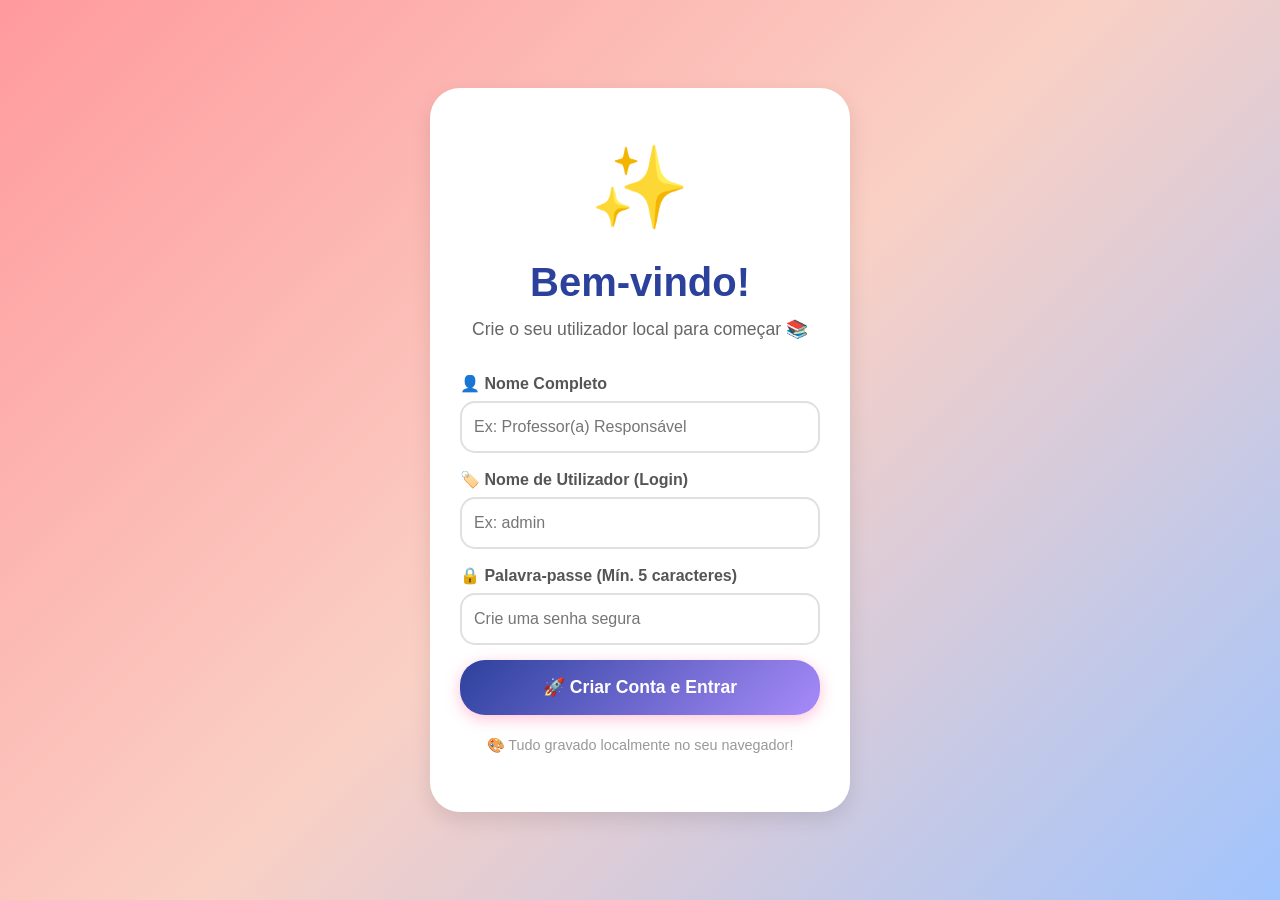
<file: index.html>
<!DOCTYPE html>
<html lang="pt-BR">
<head>
    <meta charset="UTF-8">
    <meta name="viewport" content="width=device-width, initial-scale=1.0">
    <title>📚 BiblioKids - Login</title>
    <!-- Manifesto PWA -->
    <link rel="manifest" href="manifest.json">
    <meta name="theme-color" content="#ff6b9d">
    <!-- Folha de estilos -->
    <link rel="stylesheet" href="css/style.css">
</head>
<body class="login-bg">
<div class="login-container">
    <div class="login-card">
        <div class="login-logo">📚</div>
        <h1>BiblioKids</h1>
        <p class="subtitle">A Biblioteca Mágica dos Livros ✨</p>
        
        <div id="erroLogin" class="alert alert-danger" style="display: none;"></div>
        
        <form onsubmit="fazerLogin(event)">
            <div class="form-group">
                <label>👤 Utilizador</label>
                <input type="text" id="usuario" required autocomplete="off" placeholder="Digite seu utilizador">
            </div>
            <div class="form-group">
                <label>🔒 Palavra-passe</label>
                <input type="password" id="senha" required placeholder="Digite sua senha">
            </div>
            <button type="submit" class="btn btn-primary btn-block">🚀 Entrar</button>
        </form>
        
        <div class="login-footer">
            <p>🎨 Feito com carinho para pequenos leitores!</p>
        </div>
    </div>
</div>
<script src="js/auth.js"></script>
<script>
    // Verifica automaticamente se é o primeiro acesso (redireciona para registo caso não haja utilizadores)
    verificarPrimeiroAcesso();
</script>
</body>
</html>
</file>
<file: css/style.css>
/* ==========================================================================
   BIBLIOKIDS - FOLHA DE ESTILOS PRINCIPAL (CSS3 + COMPATIBILIDADE BOOTSTRAP 5)
   ========================================================================== */

* {
    margin: 0;
    padding: 0;
    box-sizing: border-box;
    font-family: 'Comic Sans MS', 'Segoe UI', Tahoma, sans-serif;
}

:root {
    --rosa: #2c419c;
    --azul: #4ecdc4;
    --amarelo: #ffe66d;
    --roxo: #a78bfa;
    --verde: #51cf66;
    --laranja: #ff922b;
    --vermelho: #ff6b6b;
    --sombra: 0 8px 20px rgba(0, 0, 0, 0.1);
}

body {
    background: linear-gradient(135deg, #ffeef8 0%, #e0f7ff 50%, #fff9e0 100%);
    min-height: 100vh;
    color: #333;
}

/* ==========================================================================
   TELA DE LOGIN
   ========================================================================== */
.login-bg {
    background: linear-gradient(135deg, #ff9a9e 0%, #fad0c4 50%, #a1c4fd 100%);
    display: flex;
    align-items: center;
    justify-content: center;
    min-height: 100vh;
    padding: 20px;
}

.login-container {
    width: 100%;
    max-width: 420px;
}

.login-card {
    background: white;
    padding: 40px 30px;
    border-radius: 30px;
    box-shadow: var(--sombra);
    text-align: center;
    animation: slideUp 0.6s ease;
}

@keyframes slideUp {
    from { opacity: 0; transform: translateY(30px); }
    to { opacity: 1; transform: translateY(0); }
}

.login-logo {
    font-size: 5rem;
    animation: bounce 2s infinite;
}

@keyframes bounce {
    0%, 100% { transform: translateY(0); }
    50% { transform: translateY(-15px); }
}

.login-card h1 {
    color: var(--rosa);
    font-size: 2.5rem;
    margin: 10px 0;
    font-weight: bold;
}

.subtitle {
    color: #666;
    margin-bottom: 30px;
    font-size: 1.1rem;
}

.login-footer {
    margin-top: 20px;
    color: #999;
    font-size: 0.9rem;
}

/* ==========================================================================
   BARRA DE NAVEGAÇÃO (NAVBAR)
   ========================================================================== */
.navbar {
    background: linear-gradient(90deg, var(--rosa), var(--roxo));
    padding: 15px 25px;
    display: flex;
    align-items: center;
    justify-content: space-between;
    box-shadow: var(--sombra);
    position: sticky;
    top: 0;
    z-index: 100;
    flex-wrap: wrap;
}

.nav-brand {
    display: flex;
    align-items: center;
    gap: 10px;
    color: white;
    font-size: 1.5rem;
    font-weight: bold;
}

.logo {
    font-size: 2rem;
    animation: bounce 2s infinite;
}

.menu-toggle {
    display: none;
    background: white;
    border: none;
    padding: 6px 14px;
    border-radius: 10px;
    font-size: 1.5rem;
    cursor: pointer;
    color: var(--rosa);
}

.nav-menu {
    display: flex;
    gap: 10px;
    flex-wrap: wrap;
}

.nav-link {
    color: white !important;
    text-decoration: none;
    padding: 8px 15px;
    border-radius: 20px;
    transition: all 0.3s;
    font-weight: bold;
}

.nav-link:hover {
    background: rgba(255, 255, 255, 0.25);
    transform: scale(1.05);
}

.nav-logout {
    background: rgba(255, 255, 255, 0.2);
}

/* ==========================================================================
   CONTAINER E CABEÇALHO DE PÁGINA
   ========================================================================== */
.container {
    max-width: 1200px;
    margin: 30px auto;
    padding: 0 20px;
}

.header-page {
    display: flex;
    justify-content: space-between;
    align-items: center;
    margin-bottom: 25px;
    flex-wrap: wrap;
    gap: 15px;
}

.header-page h1 {
    color: var(--rosa);
    font-size: 2rem;
    font-weight: bold;
    margin: 0;
}

/* ==========================================================================
   CARDS DO DASHBOARD
   ========================================================================== */
.cards-grid {
    display: grid;
    grid-template-columns: repeat(auto-fit, minmax(200px, 1fr));
    gap: 20px;
    margin-bottom: 30px;
}

.card {
    background: white;
    padding: 25px;
    border-radius: 20px;
    box-shadow: var(--sombra);
    display: flex;
    flex-direction: row;
    align-items: center;
    gap: 15px;
    transition: transform 0.3s;
    border: none;
    border-left: 6px solid;
}

.card:hover { transform: translateY(-5px); }
.card-pink { border-left-color: var(--rosa); }
.card-green { border-left-color: var(--verde); }
.card-blue { border-left-color: var(--azul); }
.card-yellow { border-left-color: var(--amarelo); }
.card-purple { border-left-color: var(--roxo); }

.card-icon { font-size: 3rem; }
.card-info h3 { font-size: 0.95rem; color: #666; margin-bottom: 5px; font-weight: bold; }
.card-number { font-size: 2rem; font-weight: bold; color: #333; margin: 0; }

/* ==========================================================================
   GRELHA E CARTÕES DE LIVROS
   ========================================================================== */
.livros-grid {
    display: grid;
    grid-template-columns: repeat(auto-fill, minmax(220px, 1fr));
    gap: 20px;
}

.livro-card {
    border-radius: 20px;
    padding: 20px;
    color: white;
    box-shadow: var(--sombra);
    transition: all 0.3s;
    position: relative;
    min-height: 230px;
    display: flex;
    flex-direction: column;
}

.livro-card:hover {
    transform: translateY(-8px) rotate(-1deg);
    box-shadow: 0 15px 30px rgba(0, 0, 0, 0.2);
}

.livro-emoji {
    font-size: 3.5rem;
    text-align: center;
    margin-bottom: 10px;
    filter: drop-shadow(2px 2px 4px rgba(0, 0, 0, 0.3));
}

.livro-info {
    flex: 1;
    text-align: center;
}

.livro-info h4 {
    font-size: 1.05rem;
    font-weight: bold;
    margin-bottom: 5px;
    text-shadow: 1px 1px 2px rgba(0, 0, 0, 0.3);
}

.livro-autor, .livro-editora {
    font-size: 0.85rem;
    opacity: 0.95;
    margin-bottom: 3px;
}

.livro-actions {
    display: flex;
    justify-content: center;
    gap: 10px;
    margin-top: 12px;
}

/* ==========================================================================
   ETIQUETAS (BADGES) E BOTÕES
   ========================================================================== */
.badge {
    display: inline-block;
    padding: 5px 12px;
    border-radius: 15px;
    font-size: 0.8rem;
    font-weight: bold;
    margin-top: 8px;
}

.badge-green { background: var(--verde); color: white; }
.badge-red { background: var(--vermelho); color: white; }
.badge-blue { background: var(--azul); color: white; }
.badge-gold { background: #ffd700; color: #333; }

.btn {
    padding: 10px 20px;
    border: none;
    border-radius: 25px;
    cursor: pointer;
    font-weight: bold;
    font-size: 1rem;
    transition: all 0.3s;
    text-decoration: none;
    display: inline-block;
}

.btn-primary {
    background: linear-gradient(135deg, var(--rosa), var(--roxo)) !important;
    border: none !important;
    color: white !important;
    box-shadow: 0 4px 15px rgba(255, 107, 157, 0.4);
}

.btn-primary:hover {
    transform: translateY(-2px);
    box-shadow: 0 6px 20px rgba(255, 107, 157, 0.5);
}

.btn-outline {
    background: white;
    color: var(--rosa);
    border: 2px solid var(--rosa);
}

.btn-outline:hover {
    background: var(--rosa);
    color: white;
}

.btn-block {
    width: 100%;
    padding: 14px;
    font-size: 1.1rem;
}

.btn-icon {
    background: white;
    border: none;
    padding: 6px 10px;
    border-radius: 10px;
    cursor: pointer;
    font-size: 1.15rem;
    text-decoration: none;
    transition: all 0.3s;
    box-shadow: 0 2px 5px rgba(0, 0, 0, 0.1);
}

.btn-icon:hover {
    transform: scale(1.15);
    background: #f8f9fa;
}

/* ==========================================================================
   FORMULÁRIOS E CARTÕES DE FORMULÁRIO
   ========================================================================== */
.form-group {
    margin-bottom: 15px;
    text-align: left;
}

.form-group label {
    display: block;
    margin-bottom: 5px;
    font-weight: bold;
    color: #555;
}

.form-group input, .form-group select, .form-group textarea {
    width: 100%;
    padding: 12px;
    border: 2px solid #e0e0e0;
    border-radius: 15px;
    font-size: 1rem;
    transition: border-color 0.3s;
}

.form-group input:focus, .form-group select:focus {
    outline: none;
    border-color: var(--rosa);
}

.form-row {
    display: grid;
    grid-template-columns: 1fr 1fr;
    gap: 15px;
}

.form-card {
    background: white;
    padding: 30px;
    border-radius: 20px;
    box-shadow: var(--sombra);
    max-width: 500px;
    margin: 0 auto;
}

/* ==========================================================================
   TABELAS E FILTROS
   ========================================================================== */
.table-container {
    background: white;
    border-radius: 20px;
    box-shadow: var(--sombra);
    overflow-x: auto;
}

.table {
    width: 100%;
    border-collapse: collapse;
    margin-bottom: 0;
}

.table th {
    background: linear-gradient(135deg, var(--rosa), var(--roxo));
    color: white;
    padding: 15px;
    text-align: left;
    font-weight: bold;
    border: none;
}

.table td {
    padding: 15px;
    border-bottom: 1px solid #f0f0f0;
    vertical-align: middle;
}

.table tr:hover { background: #fff9f5; }
.row-danger { background: #fff0f0 !important; }

.filtros {
    display: flex;
    gap: 10px;
    margin-bottom: 25px;
    flex-wrap: wrap;
}

/* ==========================================================================
   MODAIS PERSONALIZADOS
   ========================================================================== */
.modal {
    display: none;
    position: fixed;
    top: 0; left: 0;
    width: 100%; height: 100%;
    background: rgba(0, 0, 0, 0.5);
    z-index: 1050;
    justify-content: center;
    align-items: center;
    padding: 20px;
}

.modal.ativo { display: flex; }

.modal-content {
    background: white;
    padding: 30px;
    border-radius: 25px;
    max-width: 500px;
    width: 100%;
    max-height: 90vh;
    overflow-y: auto;
    position: relative;
    animation: slideUp 0.3s;
    border: none;
}

.modal-content h2 {
    color: var(--rosa);
    margin-bottom: 20px;
    font-weight: bold;
}

.close {
    position: absolute;
    top: 15px; right: 20px;
    font-size: 2rem;
    cursor: pointer;
    color: #999;
    line-height: 1;
}

.close:hover { color: var(--vermelho); }

/* ==========================================================================
   ALERTAS E SECÇÕES
   ========================================================================== */
.alert {
    padding: 15px 20px;
    border-radius: 15px;
    margin-bottom: 20px;
    font-weight: bold;
    border: none;
}

.alert-success { background: #d4edda; color: #155724; border-left: 5px solid var(--verde); }
.alert-danger { background: #f8d7da; color: #721c24; border-left: 5px solid var(--vermelho); }
.alert-info { background: #d1ecf1; color: #0c5460; border-left: 5px solid var(--azul); }

.section {
    background: white;
    padding: 25px;
    border-radius: 20px;
    box-shadow: var(--sombra);
}

.section h2 {
    color: var(--rosa);
    margin-bottom: 20px;
    font-weight: bold;
}

/* ==========================================================================
   MEDIA QUERIES (RESPONSIVIDADE MOBILE E TABLET)
   ========================================================================== */
@media (max-width: 768px) {
    .menu-toggle { display: block; }
    
    .nav-menu {
        display: none;
        width: 100%;
        flex-direction: column;
        margin-top: 15px;
    }
    
    .nav-menu.ativo { display: flex; }
    .nav-link { text-align: center; padding: 12px; }
    .header-page h1 { font-size: 1.5rem; }
    
    .cards-grid { grid-template-columns: repeat(auto-fit, minmax(150px, 1fr)); }
    .card { padding: 15px; }
    .card-icon { font-size: 2rem; }
    .card-number { font-size: 1.5rem; }
    
    .livros-grid { grid-template-columns: repeat(auto-fill, minmax(160px, 1fr)); }
    .livro-card { min-height: 190px; padding: 15px; }
    .livro-emoji { font-size: 2.5rem; }
    
    .form-row { grid-template-columns: 1fr; }
    .table th, .table td { padding: 10px; font-size: 0.9rem; }
}

@media (max-width: 480px) {
    .login-card { padding: 25px 20px; }
    .login-logo { font-size: 3.5rem; }
    .login-card h1 { font-size: 2rem; }
    .container { padding: 0 12px; }
}
</file>
